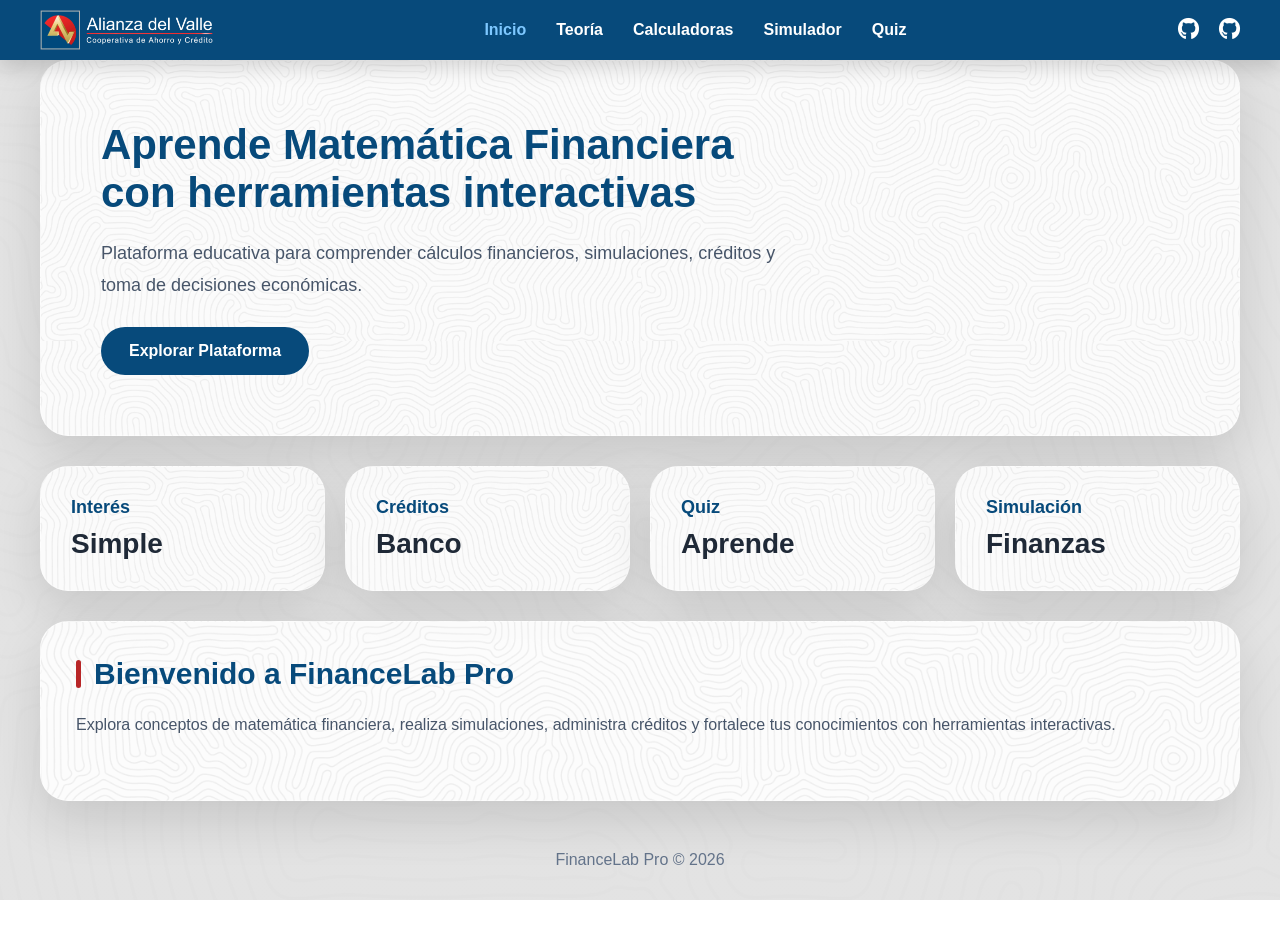
<file: index.html>
<!doctype html>
<html lang="es">
  <head>
    <!-- Configuración básica del documento -->
    <meta charset="UTF-8" />
    <meta name="viewport" content="width=device-width, initial-scale=1.0" />

    <!-- Título que se muestra en la pestaña del navegador -->
    <title>FinanceLab Pro</title>

    <!-- Hojas de estilo del proyecto -->
    <link rel="stylesheet" href="css/animations.css" />
    <link rel="stylesheet" href="css/style.css" />
    <link rel="stylesheet" href="css/responsive.css" />

    <!-- Librería Font Awesome para utilizar iconos -->
    <link
      rel="stylesheet"
      href="https://cdnjs.cloudflare.com/ajax/libs/font-awesome/6.5.2/css/all.min.css"
    />
  </head>

  <body>

    <!-- ==========================
         CONTENEDOR PRINCIPAL
         Agrupa toda la interfaz.
    =========================== -->
    <div class="dashboard">

      <!-- ==========================
           BARRA DE NAVEGACIÓN
           Contiene el logotipo,
           menú principal e iconos.
      =========================== -->
      <header class="navbar">

        <!-- Logotipo del proyecto -->
        <div class="nav-logo">
          <img src="img/logotipo-adv.webp" alt="Logo" />
        </div>

        <!-- Botón del menú hamburguesa para dispositivos móviles -->
        <button class="menu-btn">
          <i class="fa-solid fa-bars"></i>
        </button>

        <!-- Menú principal de navegación -->
        <nav class="nav-menu">
          <a class="nav-link active" href="index.html">Inicio</a>
          <a class="nav-link" href="Paginas/teoria.html">Teoría</a>
          <a class="nav-link" href="Paginas/calculadoras.html">Calculadoras</a>
          <a class="nav-link" href="Paginas/clientes.html">Simulador</a>
          <a class="nav-link" href="Paginas/quiz.html">Quiz</a>
        </nav>

        <!-- Enlaces a los perfiles de GitHub de los desarrolladores -->
        <div class="nav-icons">
          <a href="https://github.com/GaloRamiro">
            <i class="fa-brands fa-github"></i>
          </a>

          <a href="https://github.com/EvelynBorja20">
            <i class="fa-brands fa-github"></i>
          </a>
        </div>

      </header>

      <!-- ==========================
           CONTENIDO PRINCIPAL
      =========================== -->
      <main class="main">

        <!-- ==========================
             SECCIÓN HERO
             Presentación inicial del
             proyecto y botón de acceso.
        =========================== -->
        <section class="hero">

          <div class="hero-content">

            <!-- Título principal -->
            <h2>
              Aprende Matemática Financiera con herramientas interactivas
            </h2>

            <!-- Descripción de la plataforma -->
            <p>
              Plataforma educativa para comprender cálculos financieros,
              simulaciones, créditos y toma de decisiones económicas.
            </p>

            <!-- Botón que dirige a las calculadoras -->
            <a href="Paginas/calculadoras.html" class="hero-btn">
              Explorar Plataforma
            </a>

          </div>

        </section>

        <!-- ==========================
             TARJETAS DE MÉTRICAS
             Accesos rápidos a las
             principales áreas.
        =========================== -->
        <section class="metrics">

          <div class="metric-card">
            <h4>Interés</h4>
            <p>Simple</p>
          </div>

          <div class="metric-card">
            <h4>Créditos</h4>
            <p>Banco</p>
          </div>

          <div class="metric-card">
            <h4>Quiz</h4>
            <p>Aprende</p>
          </div>

          <div class="metric-card">
            <h4>Simulación</h4>
            <p>Finanzas</p>
          </div>

        </section>

        <!-- ==========================
             PANEL DE BIENVENIDA
             Introducción a la plataforma.
        =========================== -->
        <section class="panel">

          <h3>Bienvenido a FinanceLab Pro</h3>

          <p class="panel-description">
            Explora conceptos de matemática financiera, realiza simulaciones,
            administra créditos y fortalece tus conocimientos con herramientas
            interactivas.
          </p>

        </section>

        <!-- ==========================
             PIE DE PÁGINA
             Información de derechos.
        =========================== -->
        <footer class="footer">
          <p>FinanceLab Pro © 2026</p>
        </footer>

      </main>

    </div>

    <!-- Archivo JavaScript encargado de la navegación responsive -->
    <script src="js/navegacion.js"></script>

  </body>
</html>
</file>
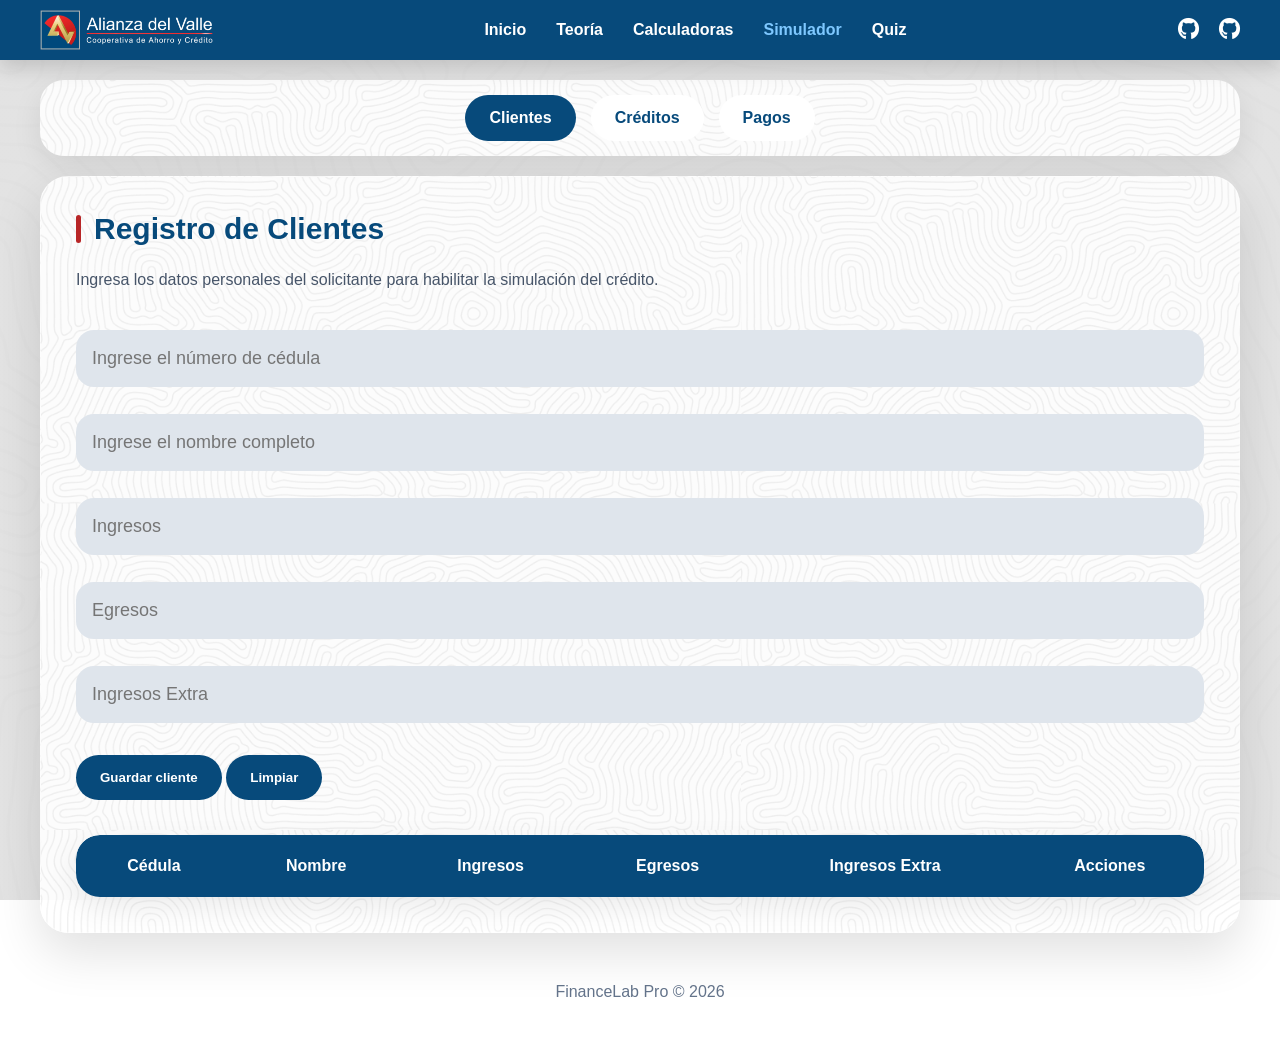
<file: Paginas/clientes.html>
<!doctype html>
<html lang="es">
  <head>
    <meta charset="UTF-8" />
    <meta name="viewport" content="width=device-width, initial-scale=1.0" />
    <title>Clientes - FinanceLab Pro</title>

    <link rel="stylesheet" href="../css/animations.css" />
    <link rel="stylesheet" href="../css/style.css" />
    <link rel="stylesheet" href="../css/responsive.css" />

    <link
      rel="stylesheet"
      href="https://cdnjs.cloudflare.com/ajax/libs/font-awesome/6.5.2/css/all.min.css"
    />
  </head>

  <body>
    <div class="dashboard">
      <header class="navbar">
        <div class="nav-logo">
          <img src="../img/logotipo-adv.webp" alt="Logo" />
        </div>

        <button class="menu-btn">
          <i class="fa-solid fa-bars"></i>
        </button>

        <nav class="nav-menu">
          <a class="nav-link" href="../index.html">Inicio</a>
          <a class="nav-link" href="teoria.html">Teoría</a>
          <a class="nav-link" href="calculadoras.html">Calculadoras</a>
          <a class="nav-link active" href="clientes.html">Simulador</a>
          <a class="nav-link" href="quiz.html">Quiz</a>
        </nav>

        <div class="nav-icons">
          <a href="https://github.com/GaloRamiro"
            ><i class="fa-brands fa-github"></i
          ></a>
          <a href="https://github.com/EvelynBorja20"
            ><i class="fa-brands fa-github"></i
          ></a>
        </div>
      </header>

      <section class="subnav">
        <a href="clientes.html" class="subnav-item active"> Clientes </a>

        <a href="creditos.html" class="subnav-item"> Créditos </a>

        <a href="pagos.html" class="subnav-item"> Pagos </a>
      </section>

      <main class="main">
        <section id="customer-register" class="panel customer-panel">
          <h3>Registro de Clientes</h3>

          <p class="panel-description">
            Ingresa los datos personales del solicitante para habilitar la
            simulación del crédito.
          </p>

          <div class="calc-form customer-grid">
            <input
              type="text"
              id="client-id"
              placeholder="Ingrese el número de cédula"
            />

            <input
              type="text"
              id="client-name"
              placeholder="Ingrese el nombre completo"
            />
            <input type="number" id="client-income" placeholder="Ingresos" />

            <input type="number" id="client-expenses" placeholder="Egresos" />

            <input type="number" id="client-extra-income" placeholder="Ingresos Extra" />

            <span id="overdraft-warning" style="color: #dc3545; font-weight: bold; display: none; grid-column: 1 / -1; margin-top: 5px; margin-bottom: 5px;">
              ⚠️ Cliente sobrejirado
            </span>

            <div class="customer-actions">
              <button id="save-client">Guardar cliente</button>

              <button type="button" id="clear-client">Limpiar</button>
            </div>
          </div>

          <table class="clients-table">
            <thead>
              <tr>
                <th>Cédula</th>
                <th>Nombre</th>
                <th>Ingresos</th>
                <th>Egresos</th>
                <th>Ingresos Extra</th> <th>Acciones</th>
              </tr>
            </thead>

            <tbody id="clients-body"></tbody>
          </table>

          <div
            class="result-box"
            id="client-status-box"
            style="display: none; margin-top: 20px"
          >
            <p style="color: #28a745; font-weight: bold">
              Cliente activo en el sistema:
            </p>

            <span id="active-client-text">--</span>
          </div>
        </section>

        <footer class="footer">
          <p>FinanceLab Pro © 2026</p>
        </footer>
      </main>
    </div>

    <script src="../js/navegacion.js"></script>
    <script src="../js/utils.js"></script>
    <script src="../js/clientes.js"></script>
  </body>
</html>
</file>
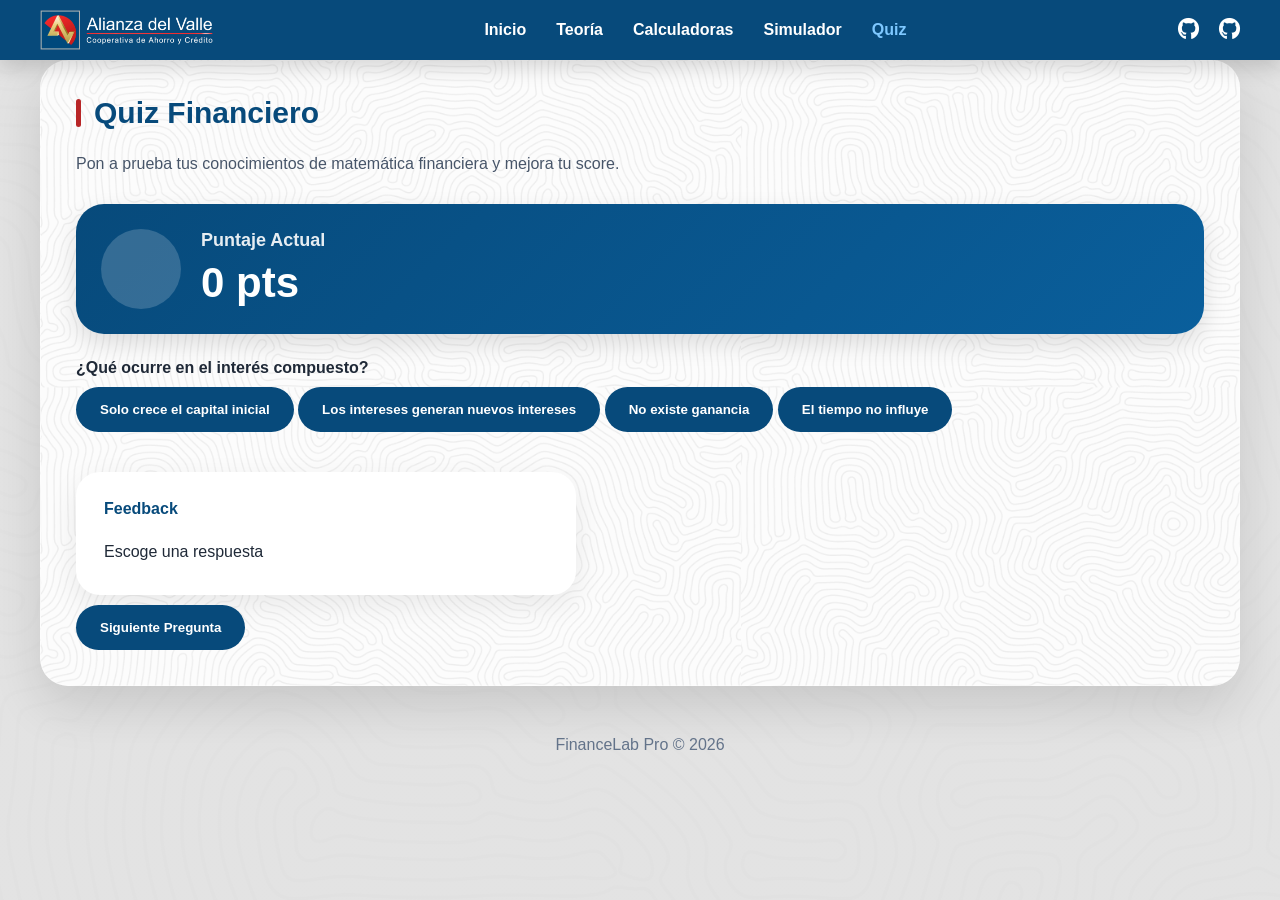
<file: Paginas/quiz.html>
<!doctype html>
<html lang="es">
  <head>
    <meta charset="UTF-8" />
    <meta name="viewport" content="width=device-width, initial-scale=1.0" />
    <title>Quiz Financiero - FinanceLab Pro</title>

    <link rel="stylesheet" href="../css/animations.css" />
    <link rel="stylesheet" href="../css/style.css" />
    <link rel="stylesheet" href="../css/responsive.css" />

    <link
      rel="stylesheet"
      href="https://cdnjs.cloudflare.com/ajax/libs/font-awesome/6.5.2/css/all.min.css"
    />
  </head>

  <body>
    <div class="dashboard">
      <!-- NAVBAR -->
  <header class="navbar">
        <div class="nav-logo">
          <img src="../img/logotipo-adv.webp" alt="Logo" />
        </div>

        <button class="menu-btn">
          <i class="fa-solid fa-bars"></i>
        </button>

        <nav class="nav-menu">
          <a class="nav-link" href="../index.html">Inicio</a>
          <a class="nav-link" href="teoria.html">Teoría</a>
          <a class="nav-link" href="calculadoras.html">Calculadoras</a>
          <a class="nav-link" href="clientes.html">Simulador</a>
          <a class="nav-link active" href="quiz.html">Quiz</a>
        </nav>

        <div class="nav-icons">
          <a href="https://github.com/GaloRamiro"
            ><i class="fa-brands fa-github"></i
          ></a>
          <a href="https://github.com/EvelynBorja20"
            ><i class="fa-brands fa-github"></i
          ></a>
        </div>
      </header>

      <!-- MAIN -->
      <main class="main">
        <section id="quiz" class="panel quiz-panel">
          <h3>Quiz Financiero</h3>

          <p class="panel-description">
            Pon a prueba tus conocimientos de matemática financiera y mejora tu
            score.
          </p>

          <!-- SCORE -->

          <div class="quiz-score-box">
            <div class="score-icon"></div>

            <div class="score-info">
              <h4>Puntaje Actual</h4>

              <h2>
                <span id="quiz-puntaje">0</span>
                pts
              </h2>
            </div>
          </div>

          <!-- PREGUNTA -->

          <div class="quiz-container">
            <h4 id="quiz-question">Cargando pregunta...</h4>

            <div class="quiz-options">
              <button class="quiz-option"></button>

              <button class="quiz-option"></button>

              <button class="quiz-option"></button>

              <button class="quiz-option"></button>
            </div>

            <!-- FEEDBACK -->

            <div class="result-box quiz-feedback">
              <h4>Feedback</h4>

              <p id="quiz-feedback">Selecciona una respuesta.</p>
            </div>

            <button id="next-question">Siguiente Pregunta</button>
          </div>
        </section>

        <footer class="footer">
          <p>FinanceLab Pro © 2026</p>
        </footer>
      </main>
    </div>

    <!-- SCRIPTS -->

    <script src="../js/navegacion.js"></script>
    <script src="../js/utils.js"></script>

    <script src="../js/pregunatasJuego.js"></script>
    <script src="../js/juego.js"></script>
  </body>
</html>
</file>
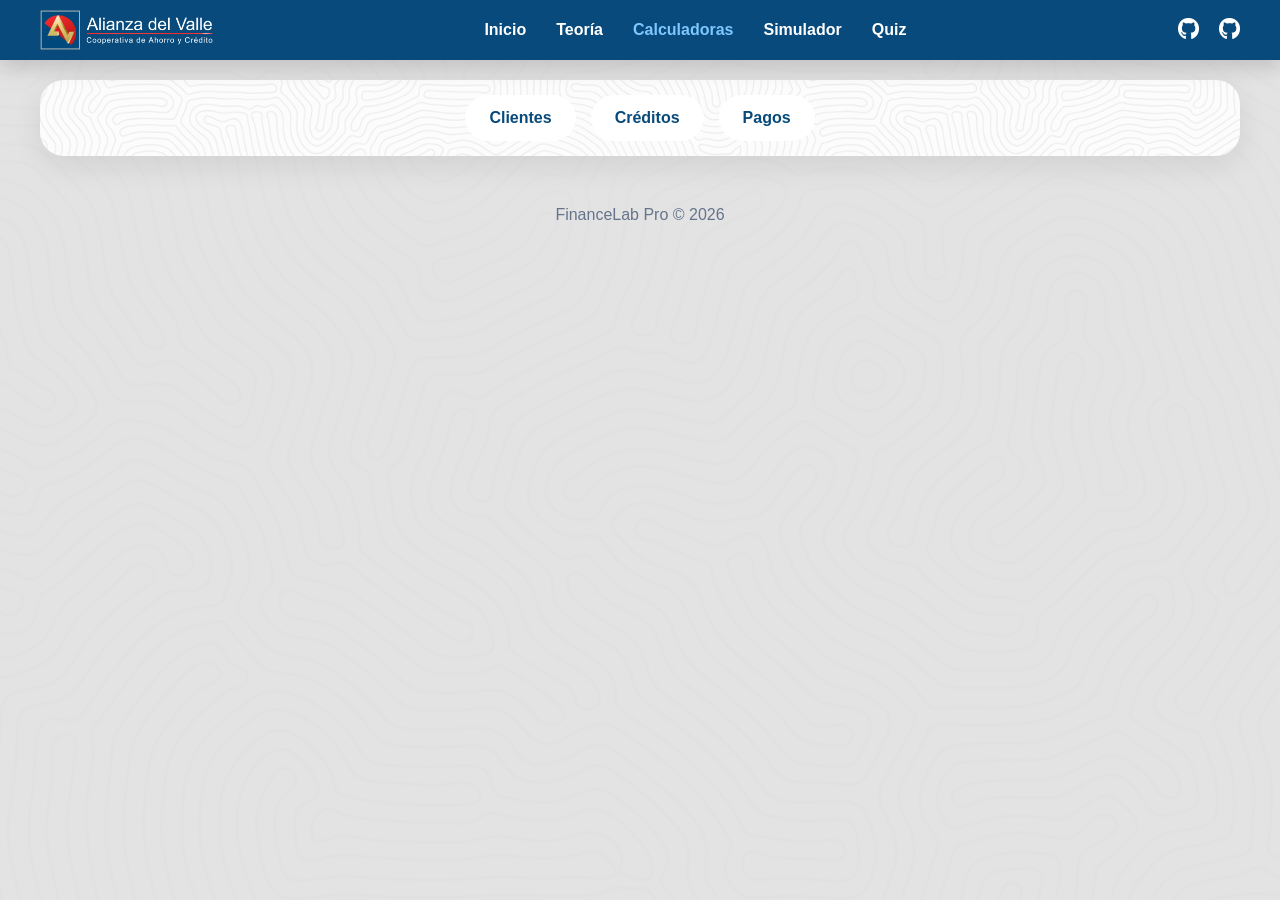
<file: Paginas/simulador.html>
<!doctype html>
<html lang="es">
  <head>
    <meta charset="UTF-8" />
    <meta name="viewport" content="width=device-width, initial-scale=1.0" />
    <title>Simulador - FinanceLab Pro</title>

    <link rel="stylesheet" href="../css/animations.css" />
    <link rel="stylesheet" href="../css/style.css" />
    <link rel="stylesheet" href="../css/responsive.css" />

    <link
      rel="stylesheet"
      href="https://cdnjs.cloudflare.com/ajax/libs/font-awesome/6.5.2/css/all.min.css"
    />
  </head>

  <body>
    <div class="dashboard">
      <!-- NAVBAR -->
   <header class="navbar">
        <div class="nav-logo">
          <img src="../img/logotipo-adv.webp" alt="Logo" />
        </div>

        <button class="menu-btn">
          <i class="fa-solid fa-bars"></i>
        </button>

        <nav class="nav-menu">
          <a class="nav-link" href="../index.html">Inicio</a>
          <a class="nav-link" href="teoria.html">Teoría</a>
          <a class="nav-link active" href="calculadoras.html">Calculadoras</a>
          <a class="nav-link" href="clientes.html">Simulador</a>
          <a class="nav-link" href="quiz.html">Quiz</a>
        </nav>

        <div class="nav-icons">
          <a href="https://github.com/GaloRamiro"
            ><i class="fa-brands fa-github"></i
          ></a>
          <a href="https://github.com/EvelynBorja20"
            ><i class="fa-brands fa-github"></i
          ></a>
        </div>
      </header>
      <!-- SUBMENÚ DEL MÓDULO SIMULADOR -->

      <section class="subnav">
        <a href="clientes.html" class="subnav-item"> Clientes </a>

        <a href="creditos.html" class="subnav-item"> Créditos </a>

        <a href="pagos.html" class="subnav-item"> Pagos </a>
      </section>
      

        <footer class="footer">
          <p>FinanceLab Pro © 2026</p>
        </footer>
      </main>
    </div>

    <!-- SCRIPTS -->

    <script src="../js/navegacion.js"></script>

    <script src="../js/utils.js"></script>


  </body>
</html>
</file>
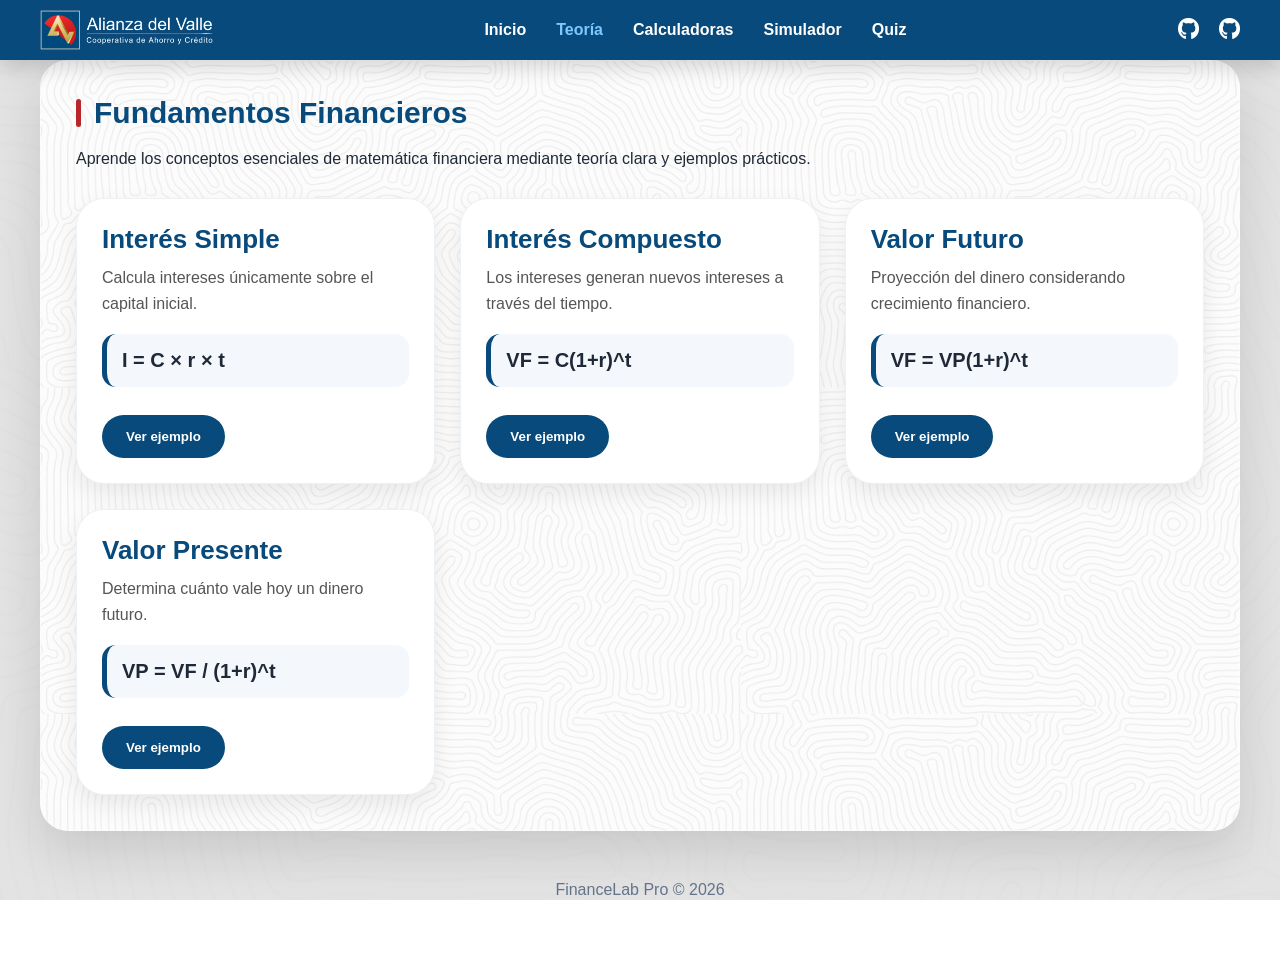
<file: Paginas/teoria.html>
<!doctype html>
<html lang="es">
  <head>
    <!-- Configuración básica del documento -->
    <meta charset="UTF-8" />
    <meta name="viewport" content="width=device-width, initial-scale=1.0" />

    <!-- Título de la página -->
    <title>Teoría - FinanceLab Pro</title>

    <!-- Hojas de estilo del proyecto -->
    <link rel="stylesheet" href="../css/animations.css" />
    <link rel="stylesheet" href="../css/style.css" />
    <link rel="stylesheet" href="../css/responsive.css" />

    <!-- Librería de iconos Font Awesome -->
    <link
      rel="stylesheet"
      href="https://cdnjs.cloudflare.com/ajax/libs/font-awesome/6.5.2/css/all.min.css"
    />
  </head>

  <body>

    <!-- ==========================
         CONTENEDOR PRINCIPAL
         Agrupa toda la interfaz
         de la página.
    =========================== -->
    <div class="dashboard">

      <!-- ==========================
           BARRA DE NAVEGACIÓN
           Incluye el logotipo,
           menú principal e iconos.
      =========================== -->
      <header class="navbar">

        <!-- Logotipo de la plataforma -->
        <div class="nav-logo">
          <img src="../img/logotipo-adv.webp" alt="Logo" />
        </div>

        <!-- Botón del menú para dispositivos móviles -->
        <button class="menu-btn">
          <i class="fa-solid fa-bars"></i>
        </button>

        <!-- Menú principal -->
        <nav class="nav-menu">
          <a class="nav-link" href="../index.html">Inicio</a>
          <a class="nav-link active" href="teoria.html">Teoría</a>
          <a class="nav-link" href="calculadoras.html">Calculadoras</a>
          <a class="nav-link" href="clientes.html">Simulador</a>
          <a class="nav-link" href="quiz.html">Quiz</a>
        </nav>

        <!-- Enlaces a GitHub de los desarrolladores -->
        <div class="nav-icons">
          <a href="https://github.com/GaloRamiro">
            <i class="fa-brands fa-github"></i>
          </a>

          <a href="https://github.com/EvelynBorja20">
            <i class="fa-brands fa-github"></i>
          </a>
        </div>

      </header>

      <!-- ==========================
           CONTENIDO PRINCIPAL
      =========================== -->
      <main class="main">

        <!-- ==========================
             SECCIÓN DE TEORÍA
             Presenta los conceptos
             básicos de matemática
             financiera.
        =========================== -->
        <section id="theory" class="panel theory-panel">

          <!-- Encabezado de la sección -->
          <div class="theory-header">

            <h3>Fundamentos Financieros</h3>

            <p>
              Aprende los conceptos esenciales de matemática financiera mediante
              teoría clara y ejemplos prácticos.
            </p>

          </div>

          <!-- Contenedor de tarjetas teóricas -->
          <div class="theory-grid">

            <!-- ==========================
                 TARJETA: INTERÉS SIMPLE
            =========================== -->
            <div class="theory-card">

              <div class="theory-icon"></div>

              <h4>Interés Simple</h4>

              <p>
                Calcula intereses únicamente sobre el capital inicial.
              </p>

              <!-- Fórmula principal -->
              <div class="formula">I = C × r × t</div>

              <!-- Botón para mostrar el ejemplo -->
              <button id="demo-simple" class="theory-btn">
                Ver ejemplo
              </button>

              <!-- Ejemplo práctico -->
              <div id="demo-simple-box" class="demo-box">
                Capital $1000 al 10% durante 2 años.
                <br />
                Interés = $200
              </div>

            </div>

            <!-- ==========================
                 TARJETA: INTERÉS COMPUESTO
            =========================== -->
            <div class="theory-card">

              <div class="theory-icon"></div>

              <h4>Interés Compuesto</h4>

              <p>
                Los intereses generan nuevos intereses a través del tiempo.
              </p>

              <div class="formula">VF = C(1+r)^t</div>

              <button id="demo-compound" class="theory-btn">
                Ver ejemplo
              </button>

              <div id="demo-compound-box" class="demo-box">
                $1000 al 10% por 2 años = $1210
              </div>

            </div>

            <!-- ==========================
                 TARJETA: VALOR FUTURO
            =========================== -->
            <div class="theory-card">

              <div class="theory-icon"></div>

              <h4>Valor Futuro</h4>

              <p>
                Proyección del dinero considerando crecimiento financiero.
              </p>

              <div class="formula">VF = VP(1+r)^t</div>

              <button id="demo-future" class="theory-btn">
                Ver ejemplo
              </button>

              <div id="demo-future-box" class="demo-box">
                $1000 al 10% = $1100 en un año
              </div>

            </div>

            <!-- ==========================
                 TARJETA: VALOR PRESENTE
            =========================== -->
            <div class="theory-card">

              <div class="theory-icon"></div>

              <h4>Valor Presente</h4>

              <p>
                Determina cuánto vale hoy un dinero futuro.
              </p>

              <div class="formula">VP = VF / (1+r)^t</div>

              <button id="demo-present" class="theory-btn">
                Ver ejemplo
              </button>

              <div id="demo-present-box" class="demo-box">
                $1210 futuro al 10% = $1000 hoy
              </div>

            </div>

          </div>

        </section>

        <!-- ==========================
             PIE DE PÁGINA
        =========================== -->
        <footer class="footer">
          <p>FinanceLab Pro © 2026</p>
        </footer>

      </main>

    </div>

    <!-- ==========================
         ARCHIVOS JAVASCRIPT
         navegación responsive y
         ejemplos interactivos.
    =========================== -->
    <script src="../js/navegacion.js"></script>
    <script src="../js/teoria.js"></script>

  </body>
</html>
</file>
<file: css/animations.css>
html{
scroll-behavior:smooth;
}

.hero,
.metric-card,
.panel{
opacity:0;
transform:translateY(25px);
animation:fadeUp .8s forwards;
}

.metric-card:nth-child(2){
animation-delay:.1s;
}

.metric-card:nth-child(3){
animation-delay:.2s;
}

.metric-card:nth-child(4){
animation-delay:.3s;
}

@keyframes fadeUp{

to{
opacity:1;
transform:translateY(0);
}

}

/* HOVER */

.metric-card,
.panel,
.hero{
transition:.35s ease;
}

.metric-card:hover,
.panel:hover{
transform:translateY(-6px);
box-shadow:
0 12px 30px rgba(0,0,0,.25);
border-color:#2A395B;
}

.hero button,
.profile button,
.menu-btn{
transition:.3s;
}

.hero button:hover{
transform:translateY(-2px);
}

.sidebar a{
transition:.3s;
}
</file>
<file: css/style.css>
/* =========================
RESET
========================= */

* {
  margin: 0;
  padding: 0;
  box-sizing: border-box;
}

body {
  font-family: Arial, sans-serif;

  background:
    linear-gradient(rgba(223, 223, 223, 0.88), rgba(223, 223, 223, 0.88)),
    url("../img/fondoBG.png");

  background-size: cover;
  background-position: center;
  background-repeat: no-repeat;
  background-attachment: fixed;

  min-height: 100vh;
  color: #1f2937;
}

.dashboard {
  min-height: 100vh;
}

/* =========================
NAVBAR
========================= */

.navbar {
    width: 100%;
    background: #074a7b;

    display: flex;
    justify-content: space-between;
    align-items: center;

    padding: 10px 40px;

    position: sticky;

    top: 0;

    z-index: 1000;

    box-shadow: 0 8px 20px rgba(0,0,0,0.15);
}

.nav-logo {
    display: flex;
    align-items: center;
    gap: 20px;
}


.nav-logo img {
    height: 40px;
    width: auto;
    object-fit: contain;
}

.nav-logo span {
    color: white;
    font-size: 42px;
    font-weight: 700;
}

.menu-btn {
  display: none;
}

.nav-menu {
  display: flex;
  gap: 30px;
}

.nav-link {
  background: transparent;
  color: white;
  text-decoration: none;
  font-weight: 700;
  padding: 10px 0;
  border-radius: 0;
  box-shadow: none;
}

.nav-link:hover,
.nav-link.active {
  color: #7ec8ff;
}

.nav-right {
  display: none;
}
.nav-icons {
    display: flex;
    gap: 20px;
}

.nav-icons a {
    color: white;
    font-size: 22px;
    transition: 0.3s;
}

.nav-icons a:hover {
    color: #7ec8ff;
    transform: scale(1.1);
}

/* =========================
MAIN
========================= */

.main {
  width: 95%;
  max-width: 1200px;
  margin: auto;
  padding-bottom: 40px;
}

/* =========================
HERO
========================= */

.hero {
  padding: 60px;

  border-radius: 28px;

  background: url("../img/fondoBG.png"), rgba(255, 255, 255, 0.82);

  background-size: 300px, auto;
  background-repeat: repeat, no-repeat;

  backdrop-filter: blur(10px);

  box-shadow: 0 20px 50px rgba(0, 0, 0, 0.12);

  border: 1px solid rgba(255, 255, 255, 0.4);

  margin-bottom: 30px;
}

.hero h2 {
  color: #074a7b;
  font-size: 42px;
  margin-bottom: 20px;
  max-width: 700px;
}

.hero p {
  color: #475569;
  line-height: 1.8;
  max-width: 700px;
  font-size: 18px;
}

.hero-btn {
  display: inline-block;

  margin-top: 25px;

  text-decoration: none;

  background: #074a7b;

  color: white;

  padding: 15px 28px;

  border-radius: 50px;

  font-weight: 700;

  transition: 0.25s;
}

.hero-btn:hover {
  transform: translateY(-3px);
  box-shadow: 0 10px 20px rgba(0, 0, 0, 0.15);
}

/* =========================
METRICS
========================= */

.metrics {
  display: grid;

  grid-template-columns: repeat(auto-fit, minmax(220px, 1fr));

  gap: 20px;

  margin: 30px 0;
}

.metric-card {
  background: white;

  border-radius: 24px;

  padding: 30px;

  box-shadow: 0 10px 30px rgba(0, 0, 0, 0.08);

  transition: 0.25s;
}

.metric-card:hover {
  transform: translateY(-5px);
}

.metric-card h4 {
  color: #074a7b;
  font-size: 18px;
  margin-bottom: 10px;
}

.metric-card p {
  font-size: 28px;
  font-weight: 700;
}

/* =========================
PANEL
========================= */

.panel {
  padding: 35px;

  border-radius: 28px;

  background: url("../img/fondoBG.png"), rgba(255, 255, 255, 0.82);

  background-size: 300px, auto;
  background-repeat: repeat, no-repeat;

  box-shadow: 0 20px 50px rgba(0, 0, 0, 0.12);

  border: 1px solid rgba(255, 255, 255, 0.4);
}

.panel h3 {
  color: #074a7b;

  font-size: 30px;

  margin-bottom: 20px;

  position: relative;

  padding-left: 18px;
}

.panel h3::before {
  content: "";

  position: absolute;

  left: 0;
  top: 50%;

  transform: translateY(-50%);

  width: 5px;
  height: 28px;

  background: #b82627;

  border-radius: 20px;
}

.panel-description {
  margin-top: 15px;
  margin-bottom: 25px;

  line-height: 1.8;

  color: #475569;
}

/* =========================
FOOTER
========================= */

.footer {
  margin-top: 30px;
  text-align: center;
  color: #64748b;
  padding: 20px;
}

.hero,
.metric-card,
.panel {
  background: url("../img/fondoBG.png"), rgba(255, 255, 255, 0.85);

  background-size: 600px;

  background-repeat: repeat;

  border-radius: 28px;

  box-shadow: 0 20px 50px rgba(0, 0, 0, 0.12);

  border: 1px solid rgba(255, 255, 255, 0.4);
}

.metric-card:hover {
  transform: translateY(-5px);

  box-shadow: 0 25px 60px rgba(0, 0, 0, 0.15);

  transition: 0.3s;
}
.card-design {
  background:
    linear-gradient(rgba(255, 255, 255, 0.9), rgba(255, 255, 255, 0.9)),
    url("../img/fondoBG.png");

  background-size: auto, 320px;

  background-repeat: no-repeat, repeat;

  border-radius: 28px;

  backdrop-filter: blur(10px);

  border: 1px solid rgba(255, 255, 255, 0.4);

  box-shadow: 0 20px 50px rgba(0, 0, 0, 0.12);
}
.subnav {
  width: 95%;
  max-width: 1200px;

  margin: 20px auto;

  padding: 15px 20px;

  display: flex;
  justify-content: center;
  gap: 15px;

  flex-wrap: wrap;

  border-radius: 24px;

  background: url("../img/fondoBG.png"), rgba(255, 255, 255, 0.88);

  background-size: 700px;

  background-repeat: repeat;

  box-shadow: 0 10px 30px rgba(0, 0, 0, 0.08);
}

.subnav-item {
  display: flex;
  align-items: center;
  gap: 10px;

  padding: 14px 24px;

  border-radius: 50px;

  text-decoration: none;

  background: white;

  color: #074a7b;

  font-weight: 700;

  transition: 0.25s;
}

.subnav-item:hover {
  background: #074a7b;
  color: white;

  transform: translateY(-2px);
}

.subnav-item.active {
  background: #074a7b;
  color: white;
}
.panel {
  padding: 35px;

  border-radius: 28px;

  background: url("../img/fondoBG.png"), rgba(255, 255, 255, 0.88);

  background-size: 700px;

  background-repeat: repeat;

  box-shadow: 0 20px 50px rgba(0, 0, 0, 0.12);

  border: 1px solid rgba(255, 255, 255, 0.4);

  margin-bottom: 30px;
}
.input-group {
  display: flex;
  flex-direction: column;
  gap: 8px;
}

.input-group label {
  font-weight: 600;
  color: #074a7b;
}
input:not([type="radio"]) {
  width: 100%;
  padding: 18px 16px;
  border: none;
  border-radius: 18px;
  background: #dfe5ec;
  font-size: 18px;
  margin-top: 5px;
  transition: 0.25s;
}

input:focus {
  outline: none;

  background: white;

  box-shadow: 0 0 0 4px rgba(46, 111, 242, 0.12);
}
button {
  border: none;

  background: #074a7b;

  color: white;
  margin-top: 10px;

  padding: 15px 24px;

  border-radius: 50px;

  font-weight: 700;

  cursor: pointer;

  transition: 0.25s;

  width: fit-content;
}

button:hover {
  transform: translateY(-2px);

  box-shadow: 0 10px 20px rgba(0, 0, 0, 0.15);
}
.result-box {
  margin-top: 40px;

  padding: 28px;

  max-width: 500px;

  border-radius: 24px;

  background: white;

  box-shadow: 0 10px 30px rgba(0, 0, 0, 0.08);
}

.result-box h4 {
  color: #074a7b;
  margin-bottom: 20px;
}
.result-box p {
  margin-bottom: 18px;
  line-height: 1.8;
}

.result-box span {
  font-weight: 700;
  color: #074a7b;
}
.result-box p:last-child {
  margin-bottom: 0;
}

/* =========================
FORMULARIO
========================= */

.calc-form {
  display: flex;
  flex-direction: column;

  gap: 22px;

  margin-top: 30px;
  margin-bottom: 35px;

  max-width: 100%;
}

/* CADA CAMPO */

.input-group {
  display: flex;
  flex-direction: column;

  gap: 10px;

  margin-bottom: 5px;
}

.input-group label {
  font-size: 16px;

  font-weight: 700;

  color: #074a7b;

  margin-bottom: 5px;
}

/* =========================
TABLA CLIENTES
========================= */

.clients-table {
  width: 100%;

  border-collapse: separate;

  border-spacing: 0;

  margin-top: 30px;

  overflow: hidden;

  border-radius: 24px;

  background: white;

  box-shadow: 0 10px 30px rgba(0, 0, 0, 0.08);
}

/* CABECERA */

.clients-table thead {
  background: #074a7b;
}

.clients-table th {
  color: white;

  padding: 22px 16px;

  font-size: 16px;

  font-weight: 700;

  text-align: center;
}

/* ESQUINAS */

.clients-table th:first-child {
  border-top-left-radius: 24px;
}

.clients-table th:last-child {
  border-top-right-radius: 24px;
}

/* FILAS */

.clients-table td {
  padding: 22px 16px;

  text-align: center;

  border-bottom: 1px solid #e5e7eb;

  font-size: 16px;
}

.clients-table tbody tr:hover {
  background: #f8fafc;
}

/* BOTONES TABLA */

.table-btn {
  border: none;

  background: #074a7b;

  color: white;

  padding: 12px 22px;

  border-radius: 50px;

  font-weight: 700;

  cursor: pointer;

  transition: 0.25s;

  margin: 0 5px;
}

.table-btn:hover {
  transform: translateY(-2px);

  box-shadow: 0 8px 20px rgba(0, 0, 0, 0.15);
}

.delete-btn {
  background: #b82627;
}

/* ==========================
CREDITOS
========================== */

.credit-search {
  display: flex;
  gap: 15px;
  align-items: center;
  margin-bottom: 25px;
  flex-wrap: wrap;
}

.credit-client-card {
  background: rgba(255, 255, 255, 0.85);

  padding: 30px;

  border-radius: 28px;

  box-shadow: 0 10px 30px rgba(0, 0, 0, 0.08);

  max-width: 600px;

  margin-bottom: 25px;
}

.credit-client-card h4 {
  color: #074a7b;

  font-size: 34px;

  margin-bottom: 20px;
}

.credit-client-card p {
  margin-bottom: 15px;

  font-size: 24px;
}

.credit-buttons {
  display: flex;

  gap: 15px;

  flex-wrap: wrap;
}

.credit-result {
  margin-top: 25px;

  max-width: 520px;

  background: #cfead5;

  border-left: 8px solid #16a34a;

  border-radius: 28px;

  padding: 28px;

  color: #166534;

  font-size: 24px;
}

.credit-result p {
  margin-bottom: 18px;

  font-weight: 600;
}

.credit-result hr {
  margin: 18px 0;

  border: none;

  border-top: 1px solid rgba(0, 0, 0, 0.15);
}

#credit-status {
  font-size: 32px;

  font-weight: 800;
}

/* ==========================
RADIO CREDITOS
========================== */

.credit-radio-group {
  display: flex;

  gap: 20px;

  flex-wrap: wrap;
}

.radio-card {
  display: flex;

  align-items: center;

  gap: 10px;

  padding: 16px 24px;

  background: white;

  border-radius: 24px;

  box-shadow: 0 10px 25px rgba(0, 0, 0, 0.08);

  cursor: pointer;

  transition:
    background 0.3s,
    box-shadow 0.3s,
    border-color 0.3s;

  border: 2px solid transparent;
}

.radio-card:hover {
  box-shadow: 0 12px 30px rgba(0, 0, 0, 0.12);
}

.radio-card input {
  width: auto;

  margin: 0;
}
/* ==========================
CREDITOS RESPONSIVE
========================== */

@media (max-width: 768px) {
  .credit-search {
    flex-direction: column;
    align-items: stretch;
  }

  .credit-search button {
    width: 100%;
  }

  .credit-buttons {
    flex-direction: column;
  }

  .credit-buttons button {
    width: 100%;
  }

  .credit-client-card {
    max-width: 100%;
  }

  .credit-result {
    max-width: 100%;
    font-size: 18px;
  }

  #credit-status {
    font-size: 24px;
  }

  .credit-radio-group {
    flex-direction: column;
  }

  .radio-card {
    width: 100%;
    justify-content: flex-start;
  }

  .table-credit-container {
    overflow-x: auto;
  }

  .table-credit-container table {
    min-width: 700px;
  }
}

.radio-card:has(input:checked) {
  border: 2px solid #074a7b;

  background: #eef6ff;

  box-shadow: 0 10px 25px rgba(7, 74, 123, 0.15);
}

/* ==========================
QUIZ SCORE
========================== */

.quiz-score-box {
  display: flex;

  align-items: center;

  gap: 20px;

  padding: 25px;

  margin-bottom: 25px;

  background: linear-gradient(135deg, #074a7b, #0a5f9c);

  color: white;

  border-radius: 28px;

  box-shadow: 0 10px 25px rgba(0, 0, 0, 0.12);
}

.score-icon {
  width: 80px;

  height: 80px;

  display: flex;

  align-items: center;

  justify-content: center;

  border-radius: 50%;

  background: rgba(255, 255, 255, 0.18);

  font-size: 36px;
}

.score-info h4 {
  margin: 0;

  opacity: 0.9;

  font-size: 18px;
}

.score-info h2 {
  margin-top: 8px;

  font-size: 42px;

  font-weight: 800;
}
.calculators-subnav {
  margin-bottom: 25px;
}

.calculators-subnav button {
  border: none;
}

/* ==========================
FUTURO FINANCIERO
========================== */

.future-panel {
  transition:
    transform 0.3s ease,
    box-shadow 0.3s ease;
}

.future-panel:hover {
  transform: translateY(-6px);

  box-shadow: 0 20px 40px rgba(0, 0, 0, 0.12);
}

/* ==========================
TEORIA
========================== */

.theory-grid {
  display: grid;

  grid-template-columns: repeat(auto-fit, minmax(300px, 1fr));

  gap: 25px;

  margin-top: 30px;
}

.theory-card {
  background: white;

  border-radius: 28px;

  padding: 25px;

  box-shadow: 0 10px 25px rgba(0, 0, 0, 0.08);

  transition: 0.3s;

  border: 1px solid rgba(7, 74, 123, 0.08);
}

.theory-card:hover {
  transform: translateY(-6px);

  box-shadow: 0 20px 35px rgba(0, 0, 0, 0.12);
}

.theory-card h4 {
  color: #074a7b;

  font-size: 26px;

  margin-bottom: 10px;
}

.theory-card p {
  color: #555;

  line-height: 1.6;
}

.formula {
  margin: 18px 0;

  padding: 15px;

  background: #f4f8fc;

  border-left: 5px solid #074a7b;

  border-radius: 14px;

  font-weight: 700;

  font-size: 20px;
}

.theory-btn {
  background: #074a7b;

  color: white;

  border: none;

  padding: 14px 24px;

  border-radius: 999px;

  cursor: pointer;

  font-weight: 700;

  transition: 0.3s;
}

.theory-btn:hover {
  transform: translateY(-2px);

  background: #0b5d99;
}

.demo-box {
  margin-top: 18px;

  padding: 15px;

  background: #eef7ff;

  border-radius: 18px;

  display: none;
}

.credit-buttons {
  display: flex;
  gap: 10px;
  flex-wrap: wrap;
  margin: 15px 0;
}

.credit-buttons button {
  padding: 10px 15px;
  border: none;
  border-radius: 8px;
  cursor: pointer;
}

.btn-pagar {
  padding: 6px 12px;
  border: none;
  border-radius: 8px;
  cursor: pointer;
}

.pagada {
  color: green;
  font-weight: bold;
  font-size: 20px;
}
.btn-credito {
  margin: 5px;
  padding: 10px 15px;
  border: none;
  border-radius: 8px;
  cursor: pointer;
}

.btn-credito.activo {
  background: #2563eb;
  color: white;
  font-weight: bold;
}

.pagada {
  color: green;
  font-size: 22px;
  font-weight: bold;
}
.btn-credito {
  margin: 5px;
  padding: 10px 15px;
  border: none;
  border-radius: 8px;
  cursor: pointer;
}

.btn-credito.activo {
  background: #2563eb;
  color: white;
  font-weight: bold;
}

.pagada {
  color: green;
  font-size: 22px;
  font-weight: bold;
}

.payment-left {
  flex: 1;
  min-width: 0;
}

.credit-search {
  display: flex;
  align-items: center;
  gap: 15px;
}
.credit-search .input-group {
  flex: 1;
  max-width: 350px;
}

.credit-buttons {
  margin-top: 15px;
  display: flex;
  gap: 10px;
  flex-wrap: wrap;
}

.payment-left {
  flex: 1;
}
.payment-top {
  display: flex;
  align-items: flex-start;
  justify-content: space-between;
  gap: 30px;
  margin-bottom: 30px;
}

.payment-top > * {
  flex-shrink: 0;
}

.credit-client-card {
  width: 320px;
  min-width: 320px;

  background: rgba(255, 255, 255, 0.92);

  padding: 25px;

  border-radius: 24px;

  box-shadow: 0 10px 25px rgba(0, 0, 0, 0.08);

  margin: 0;
}

.credit-client-card h4 {
  color: #074a7b;
  font-size: 2rem;
  margin-bottom: 20px;
}

.credit-client-card p {
  font-size: 18px;
  margin-bottom: 12px;
}

.credit-client-card p {
  margin-bottom: 12px;
  font-size: 1.1rem;
}


/* ==========================
   ALERTA MODERNA
========================== */

.overlay-alerta {
  position: fixed;
  inset: 0;

  background: rgba(0, 0, 0, 0.35);

  display: flex;
  justify-content: center;
  align-items: center;

  padding: 20px;

  z-index: 9999;

  opacity: 0;
  transition: 0.3s ease;
}

.overlay-alerta.mostrar {
  opacity: 1;
}

.alerta-modal {
  width: 100%;
  max-width: 360px;

  background: #ffffff;

  border-radius: 24px;

  padding: 35px 25px;

  text-align: center;

  box-shadow: 0 25px 60px rgba(0, 0, 0, 0.25);

  transform: scale(0.85);

  transition: 0.3s ease;
}

.overlay-alerta.mostrar .alerta-modal {
  transform: scale(1);
}

.alerta-check {
  width: 80px;
  height: 80px;

  margin: 0 auto 20px;

  border-radius: 50%;

  background: #dcfce7;

  color: #16a34a;

  display: flex;
  align-items: center;
  justify-content: center;

  font-size: 38px;
}

.alerta-modal h2 {
  color: #074a7b;

  font-size: 32px;

  margin-bottom: 10px;
}

.alerta-modal p {
  color: #475569;

  font-size: 17px;

  line-height: 1.5;
}
</file>
<file: css/responsive.css>
/* =========================
TABLETS
========================= */

@media (max-width: 1024px) {
  .main {
    width: 95%;
  }

  .hero h2 {
    font-size: 38px;
  }

  .metrics {
    grid-template-columns: repeat(2, 1fr);
  }
}

/* =========================
MOVILES
========================= */

@media (max-width: 768px) {
  /* NAVBAR */

  .navbar {
    padding: 25px 15px;
  }

  .nav-logo span {
    font-size: 26px;
    text-align: center;
  }

  .nav-logo i {
    font-size: 42px;
  }

  .nav-menu {
    flex-direction: column;
    width: 100%;
    gap: 10px;
  }

  .nav-link {
    width: 100%;
    text-align: center;
  }

  /* MAIN */

  .main {
    width: 95%;
    padding: 0;
  }

  /* HERO */

  .hero {
    padding: 30px 25px;
  }

  .hero h2 {
    font-size: 32px;
    line-height: 1.2;
  }

  .hero p {
    font-size: 16px;
  }

  /* METRICAS */

  .metrics {
    grid-template-columns: 1fr;
  }

  /* SUBMENU */

  .subnav {
    width: 95%;

    justify-content: center;

    padding: 15px;

    gap: 10px;
  }

  .subnav-item {
    width: 100%;

    justify-content: center;
  }

  /* PANELES */

  .panel {
    padding: 25px;
  }

  .panel h3 {
    font-size: 28px;
  }

  /* FORMULARIOS */

  .calc-form {
    max-width: 100%;
  }

  .input-group {
    width: 100%;
  }

  input,
  select {
    width: 100%;
  }

  button {
    width: 100%;
  }

  .result-box {
    max-width: 100%;
  }

  /* GRAFICO */

  .chart-box {
    overflow-x: auto;
  }
}

/* =========================
MOVILES PEQUEÑOS
========================= */

@media (max-width: 480px) {
  .hero h2 {
    font-size: 26px;
  }

  .panel h3 {
    font-size: 24px;
  }

  .nav-logo span {
    font-size: 22px;
  }
}

/* =========================
TABLET
========================= */

@media (max-width: 1024px) {
  .metrics {
    grid-template-columns: repeat(2, 1fr);
  }

  .hero h2 {
    font-size: 36px;
  }

  .clients-table {
    font-size: 14px;
  }
}

/* =========================
MOVILES
========================= */

@media (max-width: 768px) {
  /* NAVBAR */

  .navbar {
    padding: 25px 15px;
  }

  .nav-logo span {
    font-size: 26px;
    text-align: center;
  }

  .nav-logo i {
    font-size: 42px;
  }

  .nav-menu {
    flex-direction: column;
    width: 100%;
    gap: 10px;
  }

  .nav-link {
    width: 100%;
    text-align: center;
  }

  /* MAIN */

  .main {
    width: 95%;
  }

  /* HERO */

  .hero {
    padding: 30px 25px;
  }

  .hero h2 {
    font-size: 30px;
  }

  .hero p {
    font-size: 16px;
  }

  /* SUBMENU */

  .subnav {
    width: 95%;
    padding: 15px;
    gap: 10px;
  }

  .subnav-item {
    width: 100%;
    justify-content: center;
  }

  /* PANELES */

  .panel {
    padding: 25px;
  }

  .panel h3 {
    font-size: 26px;
  }

  /* FORMULARIOS */

  .calc-form {
    gap: 15px;
  }

  input,
  select {
    width: 100%;
    font-size: 16px;
  }

  button {
    width: 100%;
  }

  .customer-actions {
    display: flex;
    flex-direction: column;
    gap: 12px;
  }

  /* TABLA */

  .clients-table {
    display: block;
    overflow-x: auto;
    white-space: nowrap;
  }

  .clients-table th,
  .clients-table td {
    padding: 14px 12px;
    font-size: 14px;
  }

  .table-btn {
    padding: 10px 16px;
    font-size: 13px;
  }
}

/* =========================
MOVILES PEQUEÑOS
========================= */

@media (max-width: 480px) {
  .hero h2 {
    font-size: 24px;
  }

  .panel h3 {
    font-size: 22px;
  }

  .nav-logo span {
    font-size: 20px;
  }

  .clients-table th,
  .clients-table td {
    font-size: 13px;
  }

  .table-btn {
    width: 100%;
    margin: 5px 0;
  }
}

@media (max-width: 768px) {
  .credit-search {
    flex-direction: column;
  }

  .credit-buttons {
    flex-direction: column;
  }

  .credit-client-card {
    max-width: 100%;
  }

  .credit-result {
    max-width: 100%;
    font-size: 18px;
  }

  #credit-status {
    font-size: 24px;
  }
}

@media (max-width: 768px) {
  .quiz-score-box {
    flex-direction: column;

    text-align: center;
  }

  .score-info h2 {
    font-size: 32px;
  }
}

@media (max-width:768px){

    .theory-grid{

        grid-template-columns:1fr;
    }

    .theory-card{

        padding:20px;
    }

}

@media (max-width: 768px) {
  .payment-top {
    flex-direction: column;
  }

  .credit-client-card {
    width: 100%;
  }
}
@media (max-width: 768px) {
  .alerta-modal {
    max-width: 320px;
    padding: 28px 20px;
  }

  .alerta-check {
    width: 70px;
    height: 70px;

    font-size: 32px;
  }

  .alerta-modal h2 {
    font-size: 26px;
  }

  .alerta-modal p {
    font-size: 15px;
  }
}

@media (max-width: 480px) {
  .overlay-alerta {
    padding: 15px;
  }

  .alerta-modal {
    width: 100%;
    border-radius: 20px;
    padding: 25px 18px;
  }

  .alerta-check {
    width: 60px;
    height: 60px;

    font-size: 28px;
  }

  .alerta-modal h2 {
    font-size: 22px;
  }

  .alerta-modal p {
    font-size: 14px;
  }
}
</file>
